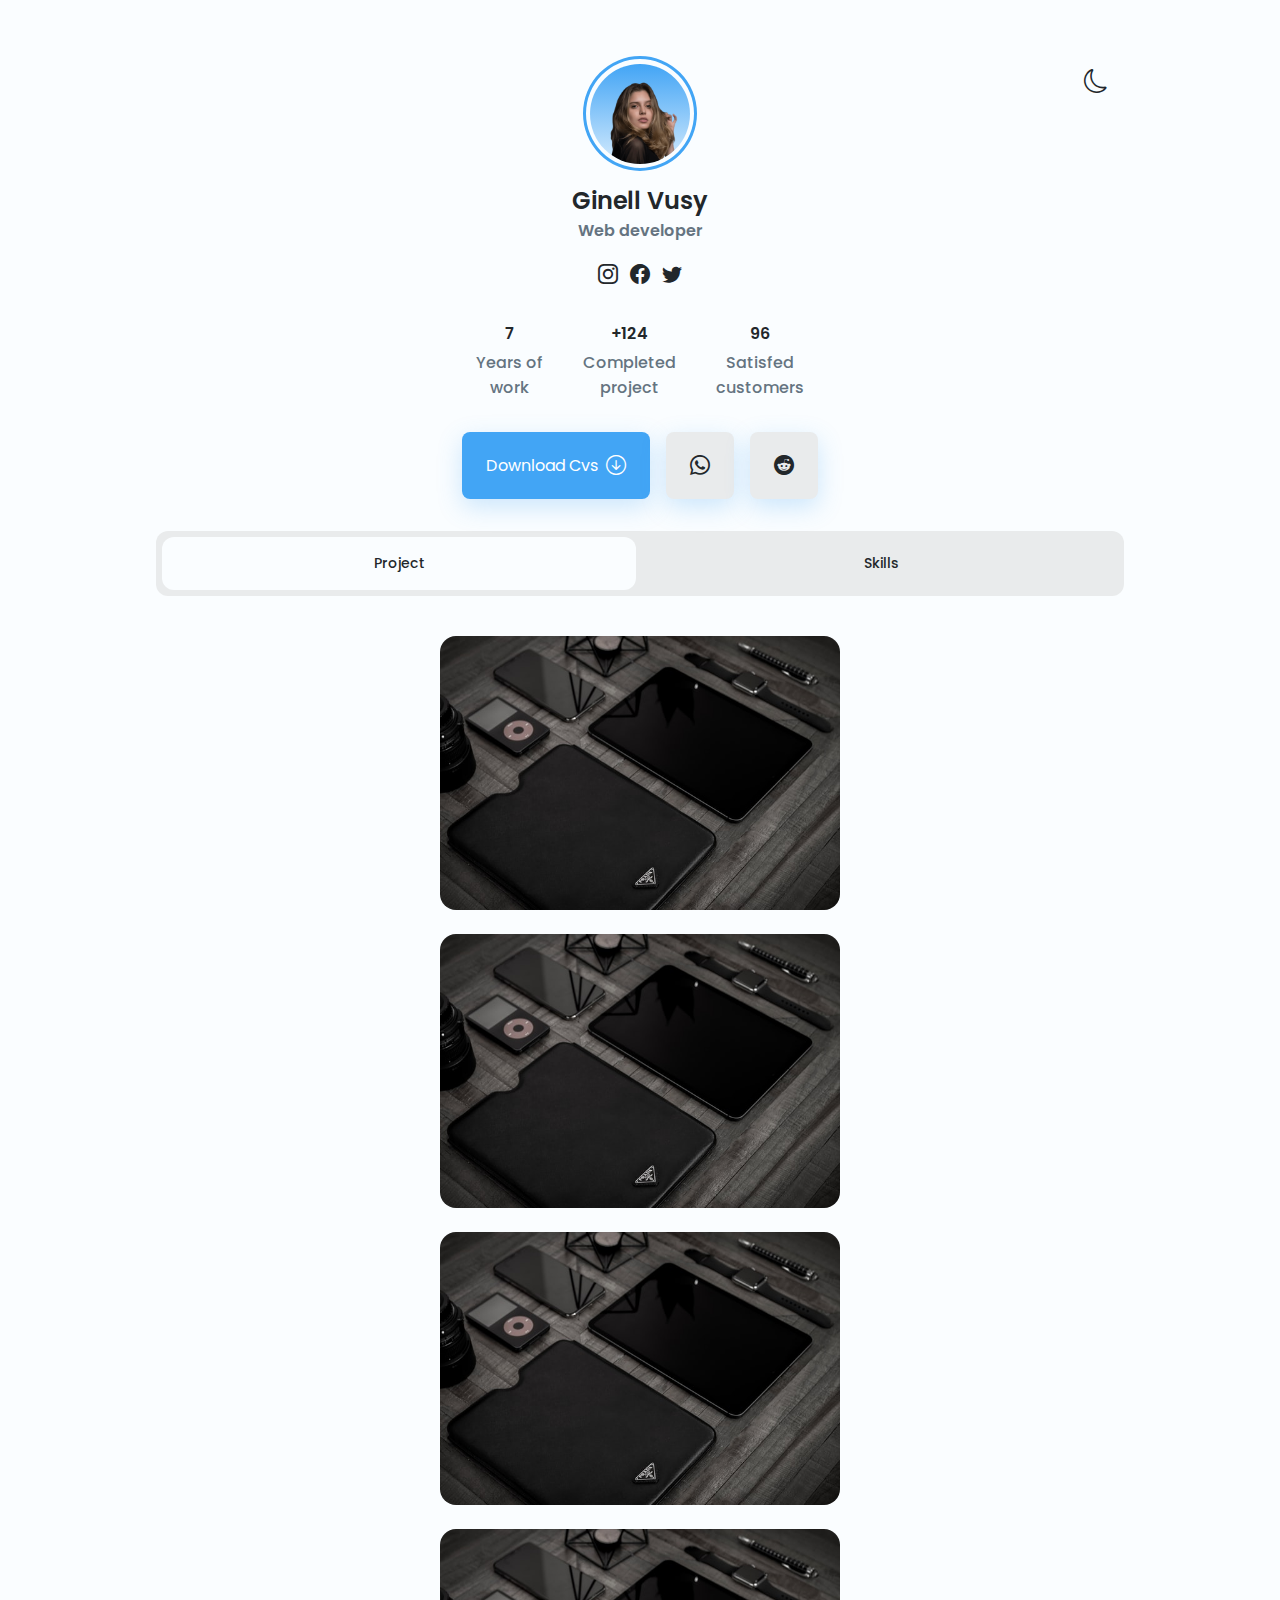
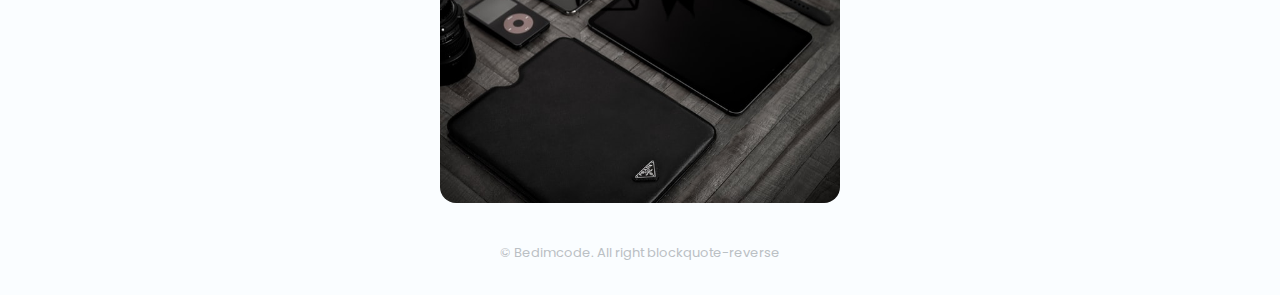
<file: src/project-2/index.html>
<!DOCTYPE html>
<html lang="en">
<head>
  <meta charset="UTF-8">
  <meta name="viewport" content="width=device-width, initial-scale=1.0">

  <!--=============== FAVICON ===============-->
  <link rel="shortcut icon" href="assets/img/favicon.png" type="image/x-icon">

  <!--=============== REMIX ICONS ===============-->


  <!--=============== CSS ===============-->
  <link rel="preconnect" href="https://fonts.googleapis.com">
  <link rel="preconnect" href="https://fonts.gstatic.com" crossorigin>
  <link href="https://fonts.googleapis.com/css2?family=Poppins:wght@200;300;400;500;600;700&display=swap" rel="stylesheet">
  <link rel="stylesheet" href="https://cdn.jsdelivr.net/npm/bootstrap-icons@1.8.3/font/bootstrap-icons.css">
  <link rel="stylesheet" href="assets/css/styles.css">

  <title>Mini portfolio website - Bedimcode</title>
</head>
<body>
    <!--=============== HEADER PROFILE ===============-->
    <header class="profile container">
      <i class="bi bi-moon changes-theme" id="theme-button"></i>
      <div class="profile__container grid">
        <div class="profile__data">
          <div class="profile__border">
            <div class="profile__profill">
              <img src="assets/img/perfil.png" alt="">
            </div>
          </div>
          <h2 class="profile__name">Ginell Vusy</h2>
          <h3 class="profile__profession">Web developer</h3>

          <ul class="profile__socila">
            <a href="" class="profile__socila-link">
              <i class="bi bi-instagram"></i>
            </a>
            <a href="" class="profile__socila-link">
              <i class="bi bi-facebook"></i>
            </a>
            <a href="" class="profile__socila-link">
              <i class="bi bi-twitter"></i>
            </a>
          </ul>
        </div>
        <div class="profile__info grid">
          <div class="profile__info-group">
            <h3 class="profile__info-number">7</h3>
            <p class="profile__info-description">
              Years of <br>work
            </p>
          </div>
          <div class="profile__info-group">
            <h3 class="profile__info-number">+124</h3>
            <p class="profile__info-description">
              Completed <br> project
            </p>
          </div>
          <div class="profile__info-group">
            <h3 class="profile__info-number">96</h3>
            <p class="profile__info-description">
              Satisfed <br> customers
            </p>
          </div>
        </div>
        <div class="profile__buttons">
          <a  dowload="" href="assets/pdf/Gianell-Cv.pdf" class="button">
            Download Cvs
            <i class="bi bi-arrow-down-circle"></i>
          </a>

          <div class="profile__buttons-small">
            <a href="#" class="button button_small button__gray">
              <i class="bi bi-whatsapp"></i>
            </a>
            <a href="#" class="button button_small button__gray">
              <i class="bi bi-reddit"></i>
            </a>
          </div>
        </div>
      </div>
    </header>

    <!--=============== MAIN ===============-->
    <main class="main">
      <section class="filters container">
        <!--=============== FILTERS TABS ===============-->
        <ul class="filters__content">
          <button class="filters__button fliter-tab-active" data-target='#project' type="button" name="button">
            Project
          </button>
          <button class="filters__button" data-target='#skills' type="button" name="button">
            Skills
          </button>
        </ul>
        <div class="filters__sections">
          <!--=============== PROJECTS ===============-->
          <div class="project__content grid filters__active"  data-content id="project">
            <article class="projects__card">
              <img src="assets/img/project1.jpg"  class="projecs__img">
              <div class="projects__modal">
                <div>
                  <span class="projects__subtitle">WEB</span>
                  <h3 class="projects__title">developer</h3>
                  <a href="" class="projects__button button button__small">
                    <i class="bi bi-share"></i>
                  </a>
                </div>
              </div>
            </article>
            <article class="projects__card">
              <img src="assets/img/project1.jpg"  class="projecs__img">
              <div class="projects__modal">
                <div>
                  <span class="projects__subtitle">WEB</span>
                  <h3 class="projects__title">developer</h3>
                  <a href="" class="projects__button button button__small">
                    <i class="bi bi-share"></i>
                  </a>
                </div>
              </div>
            </article>
            <article class="projects__card">
              <img src="assets/img/project1.jpg"  class="projecs__img">
              <div class="projects__modal">
                <div>
                  <span class="projects__subtitle">WEB</span>
                  <h3 class="projects__title">developer</h3>
                  <a href="" class="projects__button button button__small">
                    <i class="bi bi-share"></i>
                  </a>
                </div>
              </div>
            </article>
            <article class="projects__card">
              <img src="assets/img/project1.jpg"  class="projecs__img">
              <div class="projects__modal">
                <div>
                  <span class="projects__subtitle">WEB</span>
                  <h3 class="projects__title">developer</h3>
                  <a href="" class="projects__button button button__small">
                    <i class="bi bi-share"></i>
                  </a>
                </div>
              </div>
            </article>
          </div>

          <!--=============== SKILLS ===============-->
          <div class="skills__content grid" data-content id="skills">
            <div class="skills__area">
              <h3 class="skills__title">
                Frontent developer
              </h3>

              <div class="skills__box">
                <div class="skills__group">
                  <div class="skills__data">
                    <i class="bi bi-check-circle"></i>
                    <div>
                      <h3 class="skills__name">HTML</h3>
                      <span class="skills__level">BASIC</span>
                    </div>
                  </div>
                  <div class="skills__data">
                    <i class="bi bi-check-circle"></i>
                    <div>
                      <h3 class="skills__name">HTML</h3>
                      <span class="skills__level">BASIC</span>
                    </div>
                  </div>
                  <div class="skills__data">
                    <i class="bi bi-check-circle"></i>
                    <div>
                      <h3 class="skills__name">HTML</h3>
                      <span class="skills__level">BASIC</span>
                    </div>
                  </div>
                </div>
                <div class="skills__group">
                  <div class="skills__data">
                    <i class="bi bi-check-circle"></i>
                    <div>
                      <h3 class="skills__name">HTML</h3>
                      <span class="skills__level">BASIC</span>
                    </div>
                  </div>
                  <div class="skills__data">
                    <i class="bi bi-check-circle"></i>
                    <div>
                      <h3 class="skills__name">HTML</h3>
                      <span class="skills__level">BASIC</span>
                    </div>
                  </div>
                  <div class="skills__data">
                    <i class="bi bi-check-circle"></i>
                    <div>
                      <h3 class="skills__name">HTML</h3>
                      <span class="skills__level">BASIC</span>
                    </div>
                  </div>
                </div>
              </div>
            </div>
            <div class="skills__area">
              <h3 class="skills__title">
                Frontent developer
              </h3>

              <div class="skills__box">
                <div class="skills__group">
                  <div class="skills__data">
                    <i class="bi bi-check-circle"></i>
                    <div>
                      <h3 class="skills__name">HTML</h3>
                      <span class="skills__level">BASIC</span>
                    </div>
                  </div>
                  <div class="skills__data">
                    <i class="bi bi-check-circle"></i>
                    <div>
                      <h3 class="skills__name">HTML</h3>
                      <span class="skills__level">BASIC</span>
                    </div>
                  </div>
                  <div class="skills__data">
                    <i class="bi bi-check-circle"></i>
                    <div>
                      <h3 class="skills__name">HTML</h3>
                      <span class="skills__level">BASIC</span>
                    </div>
                  </div>
                </div>
                <div class="skills__group">
                  <div class="skills__data">
                    <i class="bi bi-check-circle"></i>
                    <div>
                      <h3 class="skills__name">HTML</h3>
                      <span class="skills__level">BASIC</span>
                    </div>
                  </div>
                  <div class="skills__data">
                    <i class="bi bi-check-circle"></i>
                    <div>
                      <h3 class="skills__name">HTML</h3>
                      <span class="skills__level">BASIC</span>
                    </div>
                  </div>
                  <div class="skills__data">
                    <i class="bi bi-check-circle"></i>
                    <div>
                      <h3 class="skills__name">HTML</h3>
                      <span class="skills__level">BASIC</span>
                    </div>
                  </div>
                </div>
              </div>
            </div>
          </div>
        </section>
    </main>

    <!--=============== FOOTER ===============-->
    <footer class="footer container">
      <span class="footer__copy">
        &#169; Bedimcode. All right blockquote-reverse
      </span>
    </footer>

    <!--=============== SCROLLREVEAL ===============-->
    <script src="assets/js/scrollreveal.min.js"></script>

    <!--=============== MAIN JS ===============-->
    <script src="assets/js/main.js"></script>
  </body>
  </html>
</file>
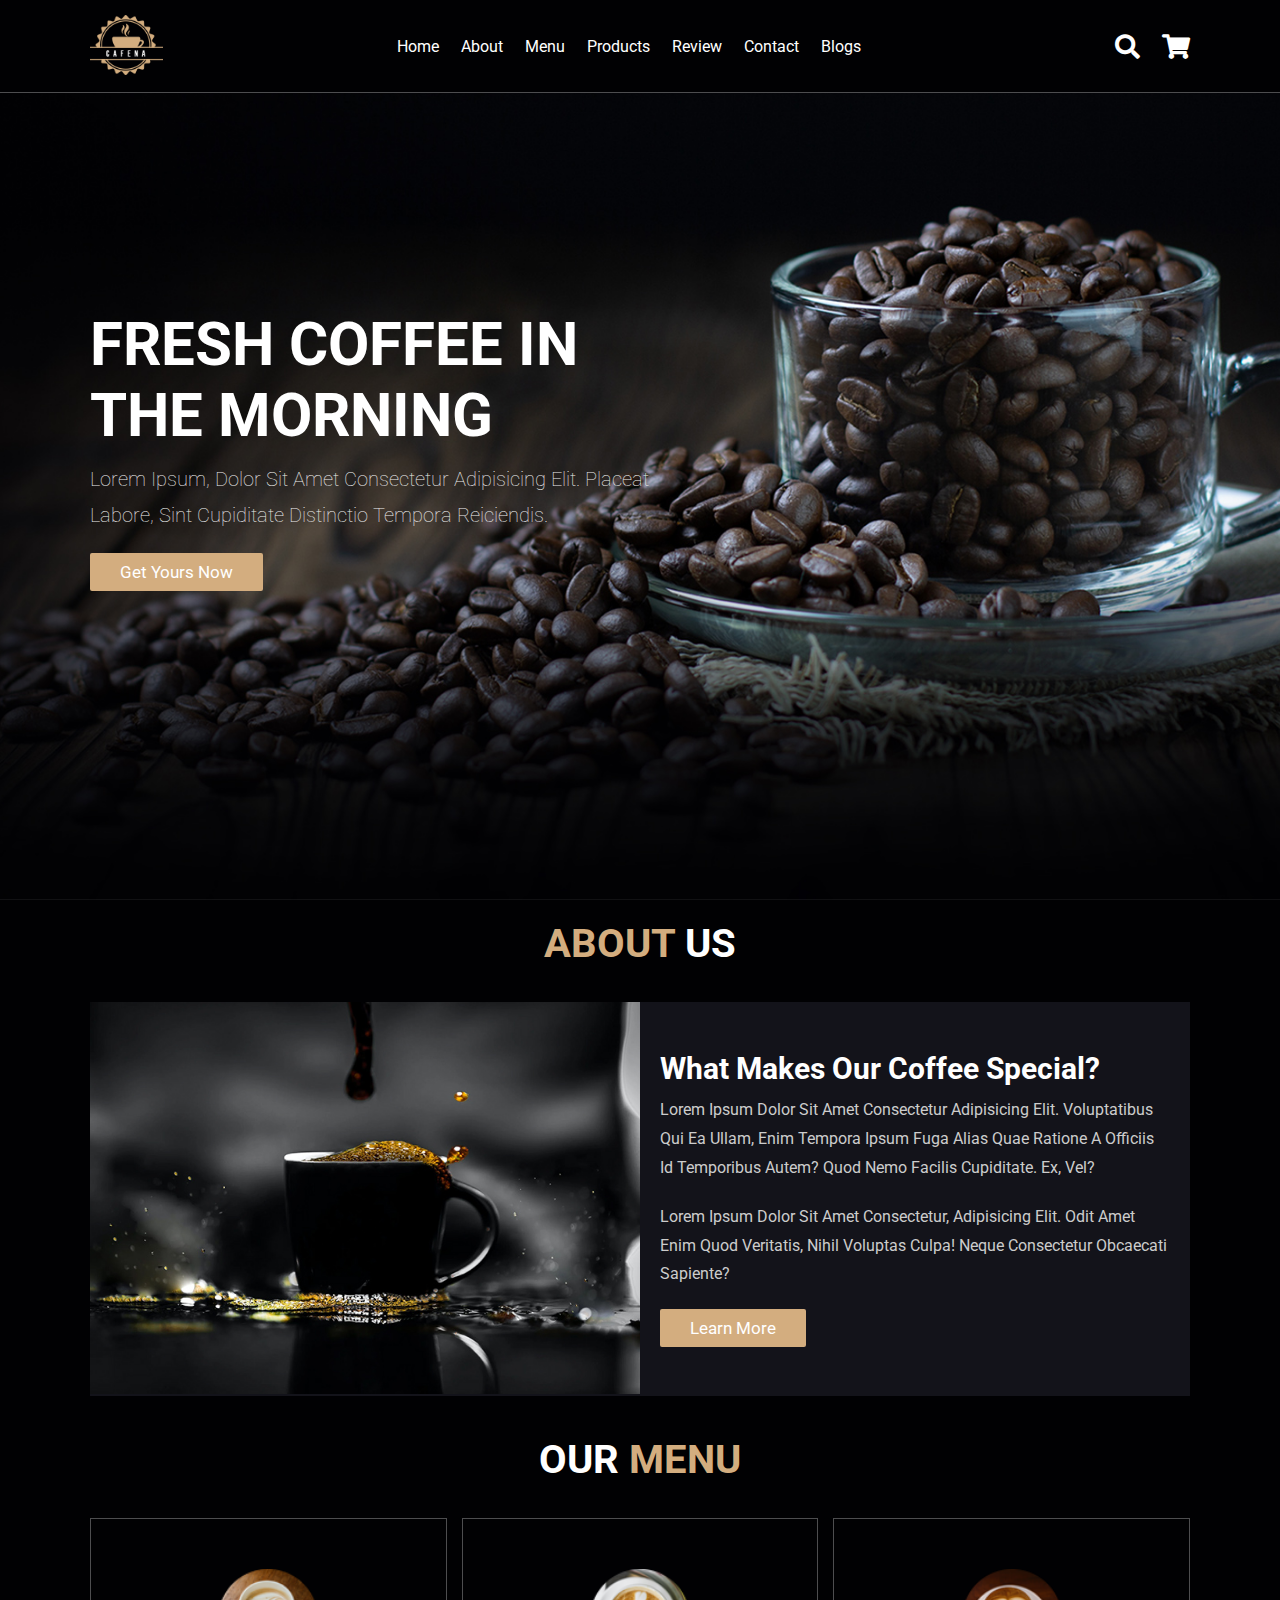
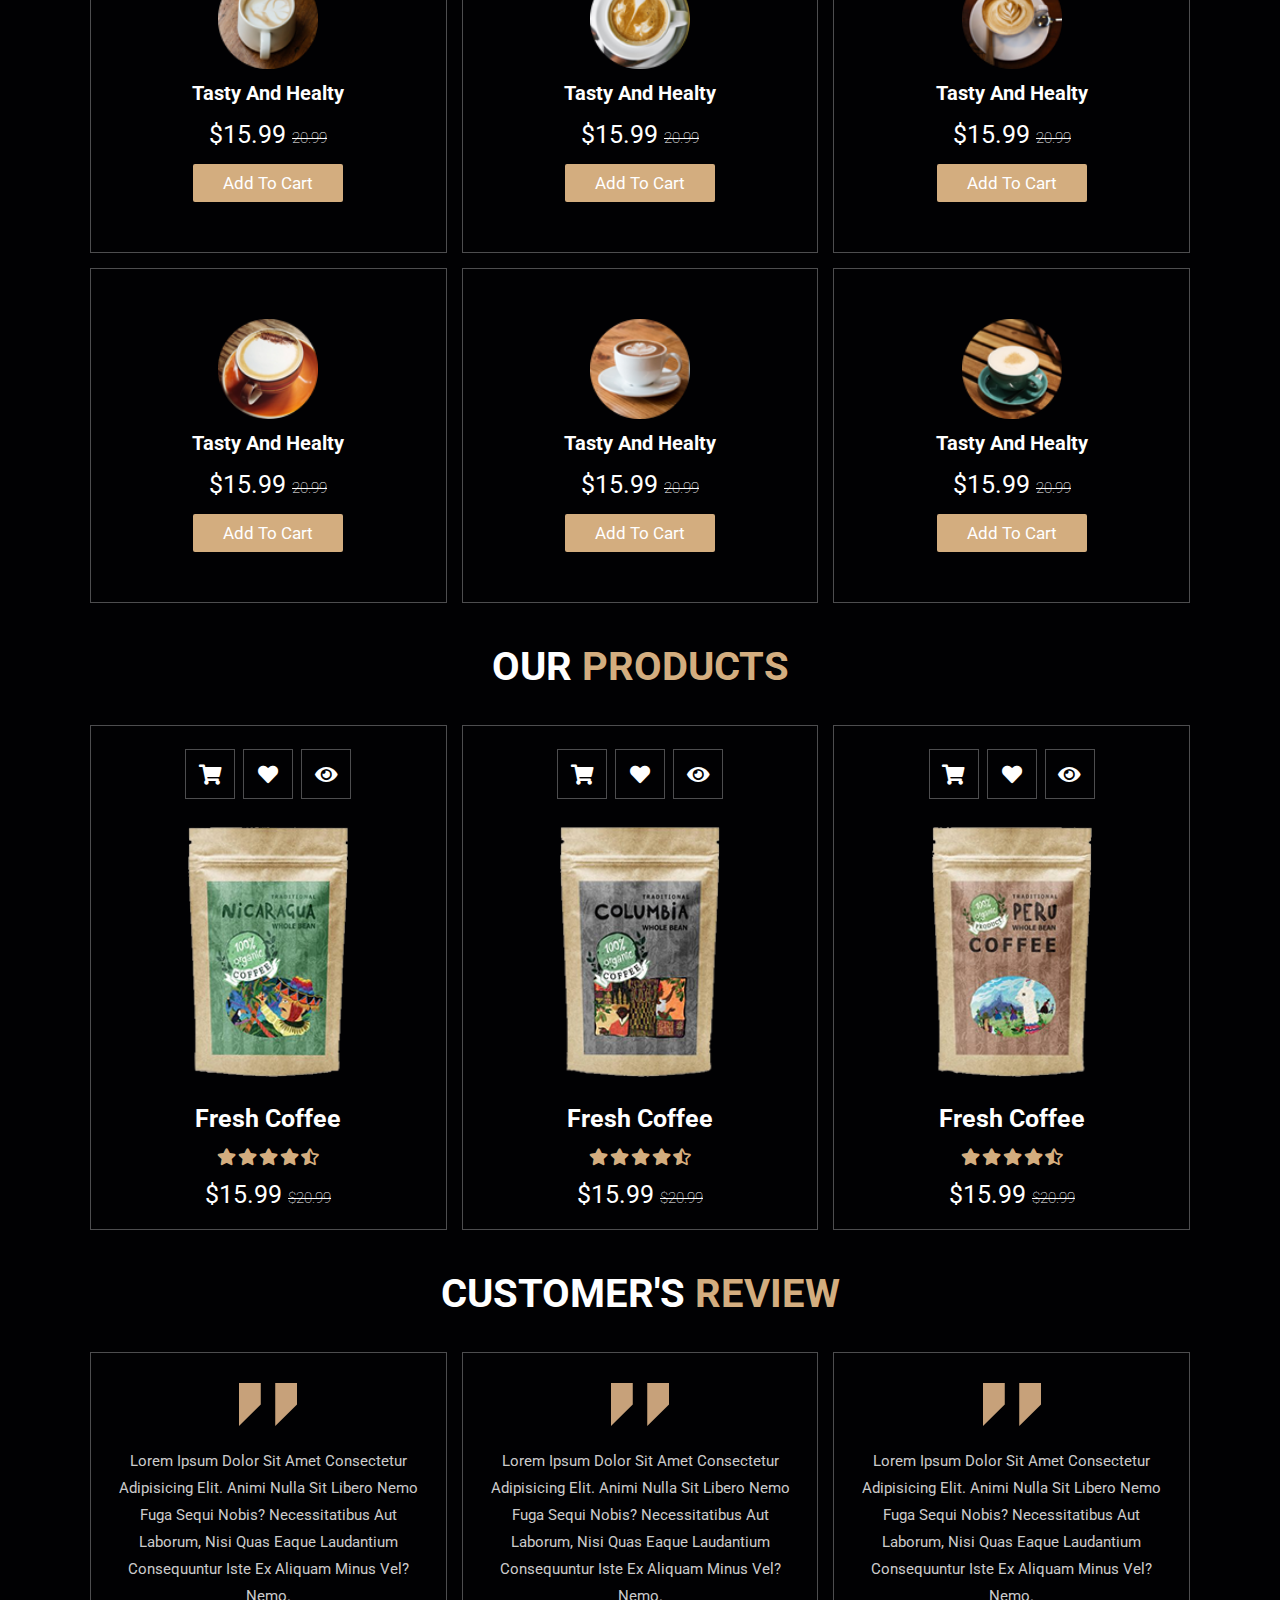
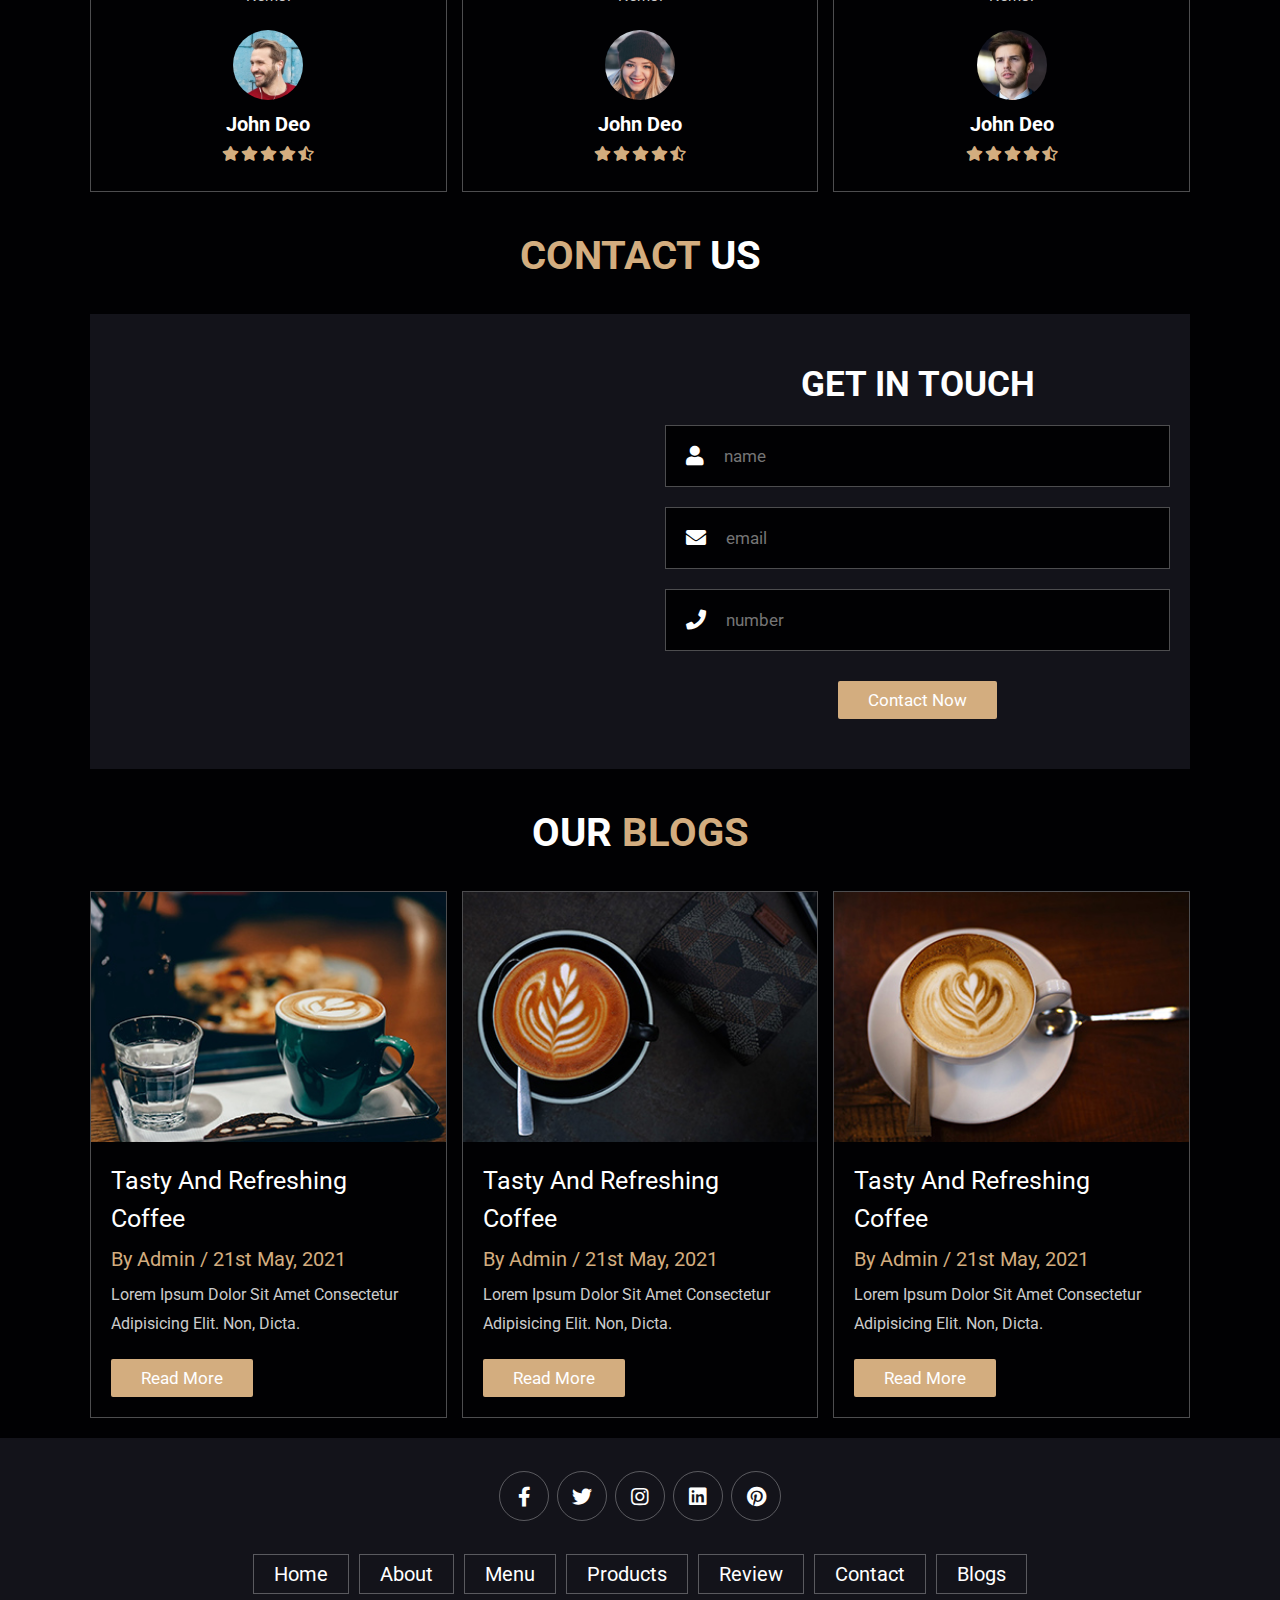
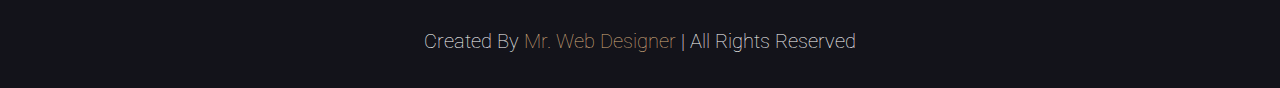
<file: src/project-4/index.html>
<!DOCTYPE html>
<html lang="en">
<head>
    <meta charset="UTF-8">
    <meta http-equiv="X-UA-Compatible" content="IE=edge">
    <meta name="viewport" content="width=device-width, initial-scale=1.0">
    <title>Cofe</title>
    <link rel="stylesheet" href="https://cdnjs.cloudflare.com/ajax/libs/font-awesome/5.15.4/css/all.min.css">
    <link rel="stylesheet" href="css/style.css">

</head>
<body>
    

<header class="header">

    <a href="#" class="logo">
        <img src="images/logo.png" alt="">
    </a>

    <nav class="navbar">
        <a href="#home">home</a>
        <a href="#about">about</a>
        <a href="#menu">menu</a>
        <a href="#products">products</a>
        <a href="#review">review</a>
        <a href="#contact">contact</a>
        <a href="#blogs">blogs</a>
    </nav>

    <div class="icons">
        <div class="fas fa-search" id="search-btn"></div>
        <div class="fas fa-shopping-cart" id="cart-btn"></div>
        <div class="fas fa-bars" id="menu-btn"></div>
    </div>

    <div class="search-form">
        <input type="search" id="search-box" placeholder="search here...">
        <label for="search-box" class="fas fa-search"></label>
    </div>

    <div class="cart-items-container">
        <div class="cart-item">
            <span class="fas fa-times"></span>
            <img src="images/cart-item-1.png" alt="">
            <div class="content">
                <h3>cart item 01</h3>
                <div class="price">$15.99/-</div>
            </div>
        </div>
        <div class="cart-item">
            <span class="fas fa-times"></span>
            <img src="images/cart-item-2.png" alt="">
            <div class="content">
                <h3>cart item 02</h3>
                <div class="price">$15.99/-</div>
            </div>
        </div>
        <div class="cart-item">
            <span class="fas fa-times"></span>
            <img src="images/cart-item-3.png" alt="">
            <div class="content">
                <h3>cart item 03</h3>
                <div class="price">$15.99/-</div>
            </div>
        </div>
        <div class="cart-item">
            <span class="fas fa-times"></span>
            <img src="images/cart-item-4.png" alt="">
            <div class="content">
                <h3>cart item 04</h3>
                <div class="price">$15.99/-</div>
            </div>
        </div>
        <a href="#" class="btn">checkout now</a>
    </div>

</header>

<!-- header section ends -->

<!-- home section starts  -->

<section class="home" id="home">

    <div class="content">
        <h3>fresh coffee in the morning</h3>
        <p>Lorem ipsum, dolor sit amet consectetur adipisicing elit. Placeat labore, sint cupiditate distinctio tempora reiciendis.</p>
        <a href="#" class="btn">get yours now</a>
    </div>

</section>



<section class="about" id="about">

    <h1 class="heading"> <span>about</span> us </h1>

    <div class="row">

        <div class="image">
            <img src="images/about-img.jpeg" alt="">
        </div>

        <div class="content">
            <h3>what makes our coffee special?</h3>
            <p>Lorem ipsum dolor sit amet consectetur adipisicing elit. Voluptatibus qui ea ullam, enim tempora ipsum fuga alias quae ratione a officiis id temporibus autem? Quod nemo facilis cupiditate. Ex, vel?</p>
            <p>Lorem ipsum dolor sit amet consectetur, adipisicing elit. Odit amet enim quod veritatis, nihil voluptas culpa! Neque consectetur obcaecati sapiente?</p>
            <a href="#" class="btn">learn more</a>
        </div>

    </div>

</section>


<section class="menu" id="menu">

    <h1 class="heading"> our <span>menu</span> </h1>

    <div class="box-container">

        <div class="box">
            <img src="images/menu-1.png" alt="">
            <h3>tasty and healty</h3>
            <div class="price">$15.99 <span>20.99</span></div>
            <a href="#" class="btn">add to cart</a>
        </div>

        <div class="box">
            <img src="images/menu-2.png" alt="">
            <h3>tasty and healty</h3>
            <div class="price">$15.99 <span>20.99</span></div>
            <a href="#" class="btn">add to cart</a>
        </div>

        <div class="box">
            <img src="images/menu-3.png" alt="">
            <h3>tasty and healty</h3>
            <div class="price">$15.99 <span>20.99</span></div>
            <a href="#" class="btn">add to cart</a>
        </div>

        <div class="box">
            <img src="images/menu-4.png" alt="">
            <h3>tasty and healty</h3>
            <div class="price">$15.99 <span>20.99</span></div>
            <a href="#" class="btn">add to cart</a>
        </div>

        <div class="box">
            <img src="images/menu-5.png" alt="">
            <h3>tasty and healty</h3>
            <div class="price">$15.99 <span>20.99</span></div>
            <a href="#" class="btn">add to cart</a>
        </div>

        <div class="box">
            <img src="images/menu-6.png" alt="">
            <h3>tasty and healty</h3>
            <div class="price">$15.99 <span>20.99</span></div>
            <a href="#" class="btn">add to cart</a>
        </div>

    </div>

</section>


<section class="products" id="products">

    <h1 class="heading"> our <span>products</span> </h1>

    <div class="box-container">

        <div class="box">
            <div class="icons">
                <a href="#" class="fas fa-shopping-cart"></a>
                <a href="#" class="fas fa-heart"></a>
                <a href="#" class="fas fa-eye"></a>
            </div>
            <div class="image">
                <img src="images/product-1.png" alt="">
            </div>
            <div class="content">
                <h3>fresh coffee</h3>
                <div class="stars">
                    <i class="fas fa-star"></i>
                    <i class="fas fa-star"></i>
                    <i class="fas fa-star"></i>
                    <i class="fas fa-star"></i>
                    <i class="fas fa-star-half-alt"></i>
                </div>
                <div class="price">$15.99 <span>$20.99</span></div>
            </div>
        </div>

        <div class="box">
            <div class="icons">
                <a href="#" class="fas fa-shopping-cart"></a>
                <a href="#" class="fas fa-heart"></a>
                <a href="#" class="fas fa-eye"></a>
            </div>
            <div class="image">
                <img src="images/product-2.png" alt="">
            </div>
            <div class="content">
                <h3>fresh coffee</h3>
                <div class="stars">
                    <i class="fas fa-star"></i>
                    <i class="fas fa-star"></i>
                    <i class="fas fa-star"></i>
                    <i class="fas fa-star"></i>
                    <i class="fas fa-star-half-alt"></i>
                </div>
                <div class="price">$15.99 <span>$20.99</span></div>
            </div>
        </div>

        <div class="box">
            <div class="icons">
                <a href="#" class="fas fa-shopping-cart"></a>
                <a href="#" class="fas fa-heart"></a>
                <a href="#" class="fas fa-eye"></a>
            </div>
            <div class="image">
                <img src="images/product-3.png" alt="">
            </div>
            <div class="content">
                <h3>fresh coffee</h3>
                <div class="stars">
                    <i class="fas fa-star"></i>
                    <i class="fas fa-star"></i>
                    <i class="fas fa-star"></i>
                    <i class="fas fa-star"></i>
                    <i class="fas fa-star-half-alt"></i>
                </div>
                <div class="price">$15.99 <span>$20.99</span></div>
            </div>
        </div>

    </div>

</section>


<section class="review" id="review">

    <h1 class="heading"> customer's <span>review</span> </h1>

    <div class="box-container">

        <div class="box">
            <img src="images/quote-img.png" alt="" class="quote">
            <p>Lorem ipsum dolor sit amet consectetur adipisicing elit. Animi nulla sit libero nemo fuga sequi nobis? Necessitatibus aut laborum, nisi quas eaque laudantium consequuntur iste ex aliquam minus vel? Nemo.</p>
            <img src="images/pic-1.png" class="user" alt="">
            <h3>john deo</h3>
            <div class="stars">
                <i class="fas fa-star"></i>
                <i class="fas fa-star"></i>
                <i class="fas fa-star"></i>
                <i class="fas fa-star"></i>
                <i class="fas fa-star-half-alt"></i>
            </div>
        </div>

        <div class="box">
            <img src="images/quote-img.png" alt="" class="quote">
            <p>Lorem ipsum dolor sit amet consectetur adipisicing elit. Animi nulla sit libero nemo fuga sequi nobis? Necessitatibus aut laborum, nisi quas eaque laudantium consequuntur iste ex aliquam minus vel? Nemo.</p>
            <img src="images/pic-2.png" class="user" alt="">
            <h3>john deo</h3>
            <div class="stars">
                <i class="fas fa-star"></i>
                <i class="fas fa-star"></i>
                <i class="fas fa-star"></i>
                <i class="fas fa-star"></i>
                <i class="fas fa-star-half-alt"></i>
            </div>
        </div>
        
        <div class="box">
            <img src="images/quote-img.png" alt="" class="quote">
            <p>Lorem ipsum dolor sit amet consectetur adipisicing elit. Animi nulla sit libero nemo fuga sequi nobis? Necessitatibus aut laborum, nisi quas eaque laudantium consequuntur iste ex aliquam minus vel? Nemo.</p>
            <img src="images/pic-3.png" class="user" alt="">
            <h3>john deo</h3>
            <div class="stars">
                <i class="fas fa-star"></i>
                <i class="fas fa-star"></i>
                <i class="fas fa-star"></i>
                <i class="fas fa-star"></i>
                <i class="fas fa-star-half-alt"></i>
            </div>
        </div>

    </div>

</section>


<section class="contact" id="contact">

    <h1 class="heading"> <span>contact</span> us </h1>

    <div class="row">

        <iframe class="map" src="https://www.google.com/maps/embed?pb=!1m18!1m12!1m3!1d30153.788252261566!2d72.82321484621745!3d19.141690214227783!2m3!1f0!2f0!3f0!3m2!1i1024!2i768!4f13.1!3m3!1m2!1s0x3be7b63aceef0c69%3A0x2aa80cf2287dfa3b!2sJogeshwari%20West%2C%20Mumbai%2C%20Maharashtra%20400047!5e0!3m2!1sen!2sin!4v1629452077891!5m2!1sen!2sin" allowfullscreen="" loading="lazy"></iframe>

        <form action="">
            <h3>get in touch</h3>
            <div class="inputBox">
                <span class="fas fa-user"></span>
                <input type="text" placeholder="name">
            </div>
            <div class="inputBox">
                <span class="fas fa-envelope"></span>
                <input type="email" placeholder="email">
            </div>
            <div class="inputBox">
                <span class="fas fa-phone"></span>
                <input type="number" placeholder="number">
            </div>
            <input type="submit" value="contact now" class="btn">
        </form>

    </div>

</section>



<section class="blogs" id="blogs">

    <h1 class="heading"> our <span>blogs</span> </h1>

    <div class="box-container">

        <div class="box">
            <div class="image">
                <img src="images/blog-1.jpeg" alt="">
            </div>
            <div class="content">
                <a href="#" class="title">tasty and refreshing coffee</a>
                <span>by admin / 21st may, 2021</span>
                <p>Lorem ipsum dolor sit amet consectetur adipisicing elit. Non, dicta.</p>
                <a href="#" class="btn">read more</a>
            </div>
        </div>

        <div class="box">
            <div class="image">
                <img src="images/blog-2.jpeg" alt="">
            </div>
            <div class="content">
                <a href="#" class="title">tasty and refreshing coffee</a>
                <span>by admin / 21st may, 2021</span>
                <p>Lorem ipsum dolor sit amet consectetur adipisicing elit. Non, dicta.</p>
                <a href="#" class="btn">read more</a>
            </div>
        </div>

        <div class="box">
            <div class="image">
                <img src="images/blog-3.jpeg" alt="">
            </div>
            <div class="content">
                <a href="#" class="title">tasty and refreshing coffee</a>
                <span>by admin / 21st may, 2021</span>
                <p>Lorem ipsum dolor sit amet consectetur adipisicing elit. Non, dicta.</p>
                <a href="#" class="btn">read more</a>
            </div>
        </div>

    </div>

</section>


<section class="footer">

    <div class="share">
        <a href="#" class="fab fa-facebook-f"></a>
        <a href="#" class="fab fa-twitter"></a>
        <a href="#" class="fab fa-instagram"></a>
        <a href="#" class="fab fa-linkedin"></a>
        <a href="#" class="fab fa-pinterest"></a>
    </div>

    <div class="links">
        <a href="#">home</a>
        <a href="#">about</a>
        <a href="#">menu</a>
        <a href="#">products</a>
        <a href="#">review</a>
        <a href="#">contact</a>
        <a href="#">blogs</a>
    </div>

    <div class="credit">created by <span>mr. web designer</span> | all rights reserved</div>

</section>
<script src="js/script.js"></script>

</body>
</html>
</file>
<file: src/project-2/assets/css/styles.css>
/*=============== GOOGLE FONTS ===============*/
@import url("https://fonts.googleapis.com/css2?family=Poppins:wght@400;500;600&display=swap");

/*=============== VARIABLES CSS ===============*/
:root {
  /*========== Colors ==========*/
  /*Color mode HSL(hue, saturation, lightness)*/
  /*
      Blue: hsl(207, 90%, 61%)
      Purple: hsl(250, 66%, 75%)
      Pink: hsl(356, 66%, 75%)
      Teal: hsl(174, 63%, 62%)
  */

  --hue: 207;
  --sat: 90%;
  --lig: 61%;
  --first-color: hsl(var(--hue), var(--sat), var(--lig));
  --first-color-alt: hsl(var(--hue), var(--sat), 57%); /* -4% */
  --title-color: hsl(var(--hue), 12%, 15%);
  --text-color: hsl(var(--hue), 12%, 45%);
  --text-color-light: hsl(var(--hue), 8%, 75%);
  --text-color-lighten: hsl(var(--hue), 8%, 92%);
  --body-color: hsl(var(--hue), 100%, 99%);
  --container-color: #fff;

  /*========== Font and typography ==========*/
  /*.5rem = 8px | 1rem = 16px ...*/
  --body-font: 'Poppins', sans-serif;
  --h2-font-size: 1.25rem;
  --h3-font-size: 1rem;
  --normal-font-size: .938rem;
  --small-font-size: .813rem;
  --smaller-font-size: .75rem;
}

@media screen and (min-width: 968px) {
  :root {
    --h2-font-size: 1.5rem;
    --h3-font-size: 1.25rem;
    --normal-font-size: 1rem;
    --small-font-size: .875rem;
    --smaller-font-size: .813rem;
  }
}

/*=============== BASE ===============*/
* {
  box-sizing: border-box;
  padding: 0;
  margin: 0;
}

body {
  font-family: var(--body-font);
  font-size: var(--normal-font-size);
  background-color: var(--body-color);
  color: var(--text-color);
  transition: .3s; /* For animation dark mode */
}

h1, h2, h3 {
  color: var(--title-color);
  font-weight: 600;
}
filters__active
ul {
  list-style: none;
}

a {
  text-decoration: none;
}

img {
  max-width: 100%;
  height: auto;
}

/*=============== THEME ===============*/
.changes-theme{
  position: absolute;
  top: 4rem;
  right: 1rem;
  font-size: 1.5rem;
  color: var(--title-color);
  cursor: pointer;
  transition: .3;
}

.changes-theme:hover{
  color: var(--first-color);
}

/*========== Variables Dark theme ==========*/
body.dark-theme{
  --title-color: hsl(var(--hue), 12%, 95%);
  --text-color: hsl(var(--hue), 12%, 75%);
  --body-color: hsl(var(--hue), 100%, 8%);
  --container-color: hsl(var(--hue), 24%, 12%);
}

/*==========
    Color changes in some parts of
    the website, in light theme
==========*/


/*=============== REUSABLE CSS CLASSES ===============*/
.container {
  max-width: 968px;
  margin: 0 auto;
}


.grid {
  display: grid;
  gap: 1.5rem;
}

/*=============== PROFILE ===============*/
.profile{
  position: relative;
  padding-top: 3.5rem;
}

.profile__container{
  row-gap:2rem;
}

.profile__data{
  display: grid;
  text-align: center;
}


.profile__profill{
  cursor: pointer;
  width: 100px;
  height: 100px;
  background: linear-gradient(180deg,
              hsla(var(--hue), var(--sat), var(--lig),  1) 0%,
              hsla(var(--hue), var(--sat), var(--lig), .2) 100%);
 border-radius: 50%;
 overflow: hidden;
 display: flex;
 align-items: flex-end;
 justify-content: center;

}
.profile__profill img{
  width: 75px;
  transition: .3s ease;

}
.profile__profill img:hover{
  transform: scale(1.3);
}
.profile__border{
  border: 3.5px solid var(--first-color);
  justify-self:center;
  width: 114px;
  height: 115px;
  border-radius: 50%;
  display: grid;
  place-items:center;
  margin-bottom: .75rem;

}
.profile__name{
  font-size: var(--h2-font-size);
}

.profile__profession{
  font-size: var(--smaller-fonst-size);
  font-size: 500;
  color: var(--text-color);
  margin-bottom: 1rem;
}
.profile__socila{
  display: flex;
  justify-content: center;
  column-gap: .75rem;
}

.profile__socila-link{
  font-size: 1.25rem;
  color: var(--title-color);
  transition: .3s;
}

.profile__socila-link:hover{
  color: var(--first-color);
}

.profile__info{
  grid-template-columns: repeat(3 , max-content);
  justify-content: center;
  column-gap: 2.5rem;
}


.profile__info-group{
  text-align: center;
}

.profile__info-number{
  font-size: var(--normal-font-size);
  margin-bottom: .25rem;
}

.profile__info-description{
  font-size: var(-smaller-font-size);
  font-weight: 500;
}

.profile__buttons,
.profile__buttons-small{
  display: flex;
  align-items: center;
  justify-content: center;
}
.profile__buttons{
  column-gap: 1rem;
}
.profile__buttons-small{
  column-gap: 1rem;
}

/*=============== BUTTONS ===============*/
.button{
  display: inline-flex;
  align-items: center;
  column-gap: .5rem;
  background-color: var(--first-color);
  color: #fff;
  padding: 1.15rem 1.5rem;
  border-radius: .5rem;
  transition: .3s;
  box-shadow: 0 8px 24px hsla(var(--hue), var(--sat),var(--lig), .25);
}

.button i{
  font-size: 1.25rem
}
.button:hover{
  background-color: var(--fist-color-alt);
}
.button__small{
  padding: .75rem;
  box-shadow: none;
}
.button__gray{
  background-color: var(--text-color-lighten);
  color: var(--title-color);
}
.button__gray:hover{
  background-color: var(--text-color-light);
}

/*=============== FILTERS TABS ===============*/
.filters__content{
  margin: 2rem 0 2.5rem;
  background-color: var(--text-color-lighten);
  padding: .375rem;
  border-radius: .75rem;
  display: flex;
  justify-content: space-between;
  column-gap: .5rem;
}

.filters__button{
  width: 100%;
  border: none;
  outline: none;
  padding: 1rem;
  color: var(--title-color);
  font-size: var(--small-font-size);
  font-family: var(--body-font);
  font-weight: 500;
  border-radius: .75rem;
  cursor: pointer;
  background-color: transparent;
  transition: .3s;
}

.filters__button:hover{
  background-color: var(--body-color);
}
/*=============== PROJECTS ===============*/
.project__content{
  display: flex;
  flex-wrap: wrap;
  justify-content: space-around;
  padding: 0 70px

}
.projects__card{
    cursor: pointer;
    position: relative;
    border-radius: 1rem;
    overflow: hidden;
    max-width: 400px;
}
.projects__card img{
  width: 100%;
  height: 100%;
}
.projects__modal{
  position: absolute;
  width: 100%;
  height: 100%;
  bottom: -100%;
  left: 0;
  background: linear-gradient(180deg,
              hsla(var(--hue), 100%, 40%, .3) 0%,
              hsla(var(--hue), 24%, 4%, .1)  95%);
  display: grid;
  align-items: flex-end;
  padding: 1.5rem 1.25rem;
  transition: .3s;
}

.projects__subtitle,
.projects__title{
  color:#fff;
}
.projects__subtitle{
  font-size: var(--smaller-font-size);
}
.projects__title{
  font-size: var(--h3-font-size);
  margin-bottom: .75rem;
}

.projects__button{
  padding: .5rem;
}

.projects__card:hover .projects__modal{
  bottom: 0;
}
/*=============== SKILLS ===============*/
.skills__content{
  row-gap:3.5rem;
}

.skills__title{
  font-size: var(--h3-font-size);
  text-align: center;
  margin-bottom: 1.5rem;
}

.skills__box{
  display: flex;
  justify-content: center;
  column-gap: 3rem;
}

.skills__group{
  display: grid;
  align-content: flex-start;
  row-gap:1rem;
}

.skills__data{
  display: flex;
  column-gap: .5rem;
}
.skills__data i{
  font-size: 1rem;
  color: var(--first-color);
}

.skills__name{
  font-size: var(--normal-font-size);
  font-weight: 500;
  line-height: 18px;
}

.skills__level{
  font-size: var(--smaller-font-size);
}
/* Hide and show projects & skills */
.filters [data-content]{
  display: none;
}

.filters__active[data-content]{
  display: grid;
}
/* Activate button filter */
.fliter-tab-active{
  background-color: var(--body-color);
}

/*=============== FOOTER ===============*/
.footer__copy {
  display: block;
  margin: 2.5rem 0 2rem;
  text-align: center;
  font-size: var(--smaller-font-size);
  color: var(--text-color-light);
}

/*=============== SCROLL BAR ===============*/
::-webkit-scrollbar{
  width: .6rem;
  border-radius: .5rem;
  background-color: hsl(var(--hue), 8%, 66%);
}

::-webkit-scrollbar-thumb{
  border-radius: .5rem;
  background-color: hsl(var(--hue), 8%, 54%);
}
::-webkit-scrollbar-thumb:hover{
  background-color: hsl(var(--hue), 8%, 44%);
}
/*=============== BREAKPOINTS ===============*/
/* For small devices */


/* For medium devices */


/* For large devices */
</file>
<file: src/project-4/css/style.css>
@import url('https://fonts.googleapis.com/css2?family=Roboto:wght@100;300;400;500;700&display=swap');

:root{
    --main-color:#d3ad7f;
    --black:#13131a;
    --bg:#010103;
    --border:.1rem solid rgba(255,255,255,.3);
}

*{
    font-family: 'Roboto', sans-serif;
    margin:0; padding:0;
    box-sizing: border-box;
    outline: none; border:none;
    text-decoration: none;
    text-transform: capitalize;
    transition: .2s linear;
}

html{
    font-size: 62.5%;
    overflow-x: hidden;
    scroll-padding-top: 9rem;
    scroll-behavior: smooth;
}

html::-webkit-scrollbar{
    width: .8rem;
}

html::-webkit-scrollbar-track{
    background: transparent;
}

html::-webkit-scrollbar-thumb{
    background: #fff;
    border-radius: 5rem;
}

body{
    background: var(--bg);
}

section{
    padding:2rem 7%;
}

.heading{
    text-align: center;
    color:#fff;
    text-transform: uppercase;
    padding-bottom: 3.5rem;
    font-size: 4rem;
}

.heading span{
    color:var(--main-color);
    text-transform: uppercase;
}

.btn{
    margin-top: 1rem;
    display: inline-block;
    padding:.9rem 3rem;
    font-size: 1.7rem;
    color:#fff;
    border-radius: 2px;
    background: var(--main-color);
    cursor: pointer;
    box-shadow: 0 4px 4px solid rgba(255, 0, 0, 1);
}

.btn:hover{
    transform: scale(1.03);
    background: #d3ad7a;
}

.header{
    background: var(--bg);
    display: flex;
    align-items: center;
    justify-content: space-between;
    padding:1.5rem 7%;
    border-bottom: var(--border);
    position: fixed;
    top:0; left: 0; right: 0;
    z-index: 1000;
}

.header .logo img{
    height: 6rem;
}

.header .navbar a{
    margin:0 1rem;
    font-size: 1.6rem;
    color:#fff;
}

.header .navbar a:hover{
    color:var(--main-color);
    border-bottom: .1rem solid var(--main-color);
    padding-bottom: .5rem;
}

.header .icons div{
    color:#fff;
    cursor: pointer;
    font-size: 2.5rem;
    margin-left: 2rem;
}

.header .icons div:hover{
    color:var(--main-color);
}

#menu-btn{
    display: none;
}

.header .search-form{
    position: absolute;
    top:115%; right: 7%;
    background: #fff;
    width: 50rem;
    height: 5rem;
    display: flex;
    align-items: center;
    transform: scaleY(0);
    transform-origin: top;
}

.header .search-form.active{
    transform: scaleY(1);
}

.header .search-form input{
    height: 100%;
    width: 100%;
    font-size: 1.6rem;
    color:var(--black);
    padding:1rem;
    text-transform: none;
}

.header .search-form label{
    cursor: pointer;
    font-size: 2.2rem;
    margin-right: 1.5rem;
    color:var(--black);
}

.header .search-form label:hover{
    color:var(--main-color);
}

.header .cart-items-container{
    position: absolute;
    top:100%; right: -100%;
    height: calc(100vh - 9.5rem);
    width: 35rem;
    background: #fff;
    padding:0 1.5rem;
}

.header .cart-items-container.active{
    right: 0;
}

.header .cart-items-container .cart-item{
    position: relative;
    margin:2rem 0;
    display: flex;
    align-items: center;
    gap:1.5rem;
}

.header .cart-items-container .cart-item .fa-times{
    position: absolute;
    top:1rem; right: 1rem;
    font-size: 2rem;
    cursor: pointer;
    color: var(--black);
}

.header .cart-items-container .cart-item .fa-times:hover{
    color:var(--main-color);
}

.header .cart-items-container .cart-item img{
    height: 7rem;
}

.header .cart-items-container .cart-item .content h3{
    font-size: 2rem;
    color:var(--black);
    padding-bottom: .5rem;
}

.header .cart-items-container .cart-item .content .price{
    font-size: 1.5rem;
    color:var(--main-color);
}

.header .cart-items-container .btn{
    width: 100%;
    text-align: center;
}

.home{
    min-height: 100vh;
    display: flex;
    align-items: center;
    background:url(../images/home-img.jpeg) no-repeat;
    background-size: cover;
    background-position: center;
}

.home .content{
    max-width: 60rem;
}

.home .content h3{
    font-size: 6rem;
    text-transform: uppercase;
    color:#fff;
}

.home .content p{
    font-size: 2rem;
    font-weight: lighter;
    line-height: 1.8;
    padding:1rem 0;
    color:#eee;
}

.about .row{
    display: flex;
    align-items: center;
    background:var(--black);
    flex-wrap: wrap;
}

.about .row .image{
    flex:1 1 45rem;
}

.about .row .image img{
    width: 100%;
}
.about .row .content{
    flex:1 1 45rem;
    padding:2rem;
}

.about .row .content h3{
    font-size: 3rem;
    color:#fff;
}

.about .row .content p{
    font-size: 1.6rem;
    color:#ccc;
    padding:1rem 0;
    line-height: 1.8;
}

.menu .box-container{
    display: grid;
    grid-template-columns: repeat(auto-fit, minmax(30rem, 1fr));
    gap:1.5rem;
}

.menu .box-container .box{
    padding:5rem;
    text-align: center;
    border:var(--border);    
}

.menu .box-container .box img{
    height: 10rem;
}

.menu .box-container .box h3{
    color: #fff;
    font-size: 2rem;
    padding:1rem 0;
}

.menu .box-container .box .price{
    color: #fff;
    font-size: 2.5rem;
    padding:.5rem 0;
}

.menu .box-container .box .price span{
    font-size: 1.5rem;
    text-decoration: line-through;
    font-weight: lighter;
}

.menu .box-container .box:hover{
    background:#fff;
}

.menu .box-container .box:hover > *{
    color:var(--black);
}

.products .box-container{
    display: grid;
    grid-template-columns: repeat(auto-fit, minmax(30rem, 1fr));
    gap:1.5rem;
}

.products .box-container .box{
    text-align: center;
    border:var(--border);
    padding: 2rem;
}

.products .box-container .box .icons a{
    height: 5rem;
    width: 5rem;
    line-height: 5rem;
    font-size: 2rem;
    border:var(--border);
    color:#fff;
    margin:.3rem;
}

.products .box-container .box .icons a:hover{
    background:var(--main-color);
}

.products .box-container .box .image{
    padding: 2.5rem 0;
}

.products .box-container .box .image img{
    height: 25rem;
}

.products .box-container .box .content h3{
    color:#fff;
    font-size: 2.5rem;
}

.products .box-container .box .content .stars{
    padding: 1.5rem;
}

.products .box-container .box .content .stars i{
    font-size: 1.7rem;
    color: var(--main-color);
}

.products .box-container .box .content .price{
    color:#fff;
    font-size: 2.5rem;
}

.products .box-container .box .content .price span{
    text-decoration: line-through;
    font-weight: lighter;
    font-size: 1.5rem;
}

.review .box-container{
    display: grid;
    grid-template-columns: repeat(auto-fit, minmax(30rem, 1fr));
    gap:1.5rem;
}

.review .box-container .box{
    border:var(--border);
    text-align: center;
    padding:3rem 2rem;
}

.review .box-container .box p{
    font-size: 1.5rem;
    line-height: 1.8;
    color:#ccc;
    padding:2rem 0;
}

.review .box-container .box .user{
    height: 7rem;
    width: 7rem;
    border-radius: 50%;
    object-fit: cover;
}

.review .box-container .box h3{
    padding:1rem 0;
    font-size: 2rem;
    color:#fff;
}

.review .box-container .box .stars i{
    font-size: 1.5rem;
    color:var(--main-color);
}

.contact .row{
    display: flex;
    background:var(--black);
    flex-wrap: wrap;
    gap:1rem;
}

.contact .row .map{
    flex:1 1 45rem;
    width: 100%;
    object-fit: cover;
}

.contact .row form{
    flex:1 1 45rem;
    padding:5rem 2rem;
    text-align: center;
}

.contact .row form h3{
    text-transform: uppercase;
    font-size: 3.5rem;
    color:#fff;
}

.contact .row form .inputBox{
    display: flex;
    align-items: center;
    margin-top: 2rem;
    margin-bottom: 2rem;
    background:var(--bg);
    border:var(--border);
}

.contact .row form .inputBox span{
    color:#fff;
    font-size: 2rem;
    padding-left: 2rem;
}

.contact .row form .inputBox input{
    width: 100%;
    padding:2rem;
    font-size: 1.7rem;
    color:#fff;
    text-transform: none;
    background:none;
}

.blogs .box-container{
    display: grid;
    grid-template-columns: repeat(auto-fit, minmax(30rem, 1fr));
    gap:1.5rem;
}

.blogs .box-container .box{
    border:var(--border);    
}

.blogs .box-container .box .image{
    height: 25rem;
    overflow:hidden;
    width: 100%;
}

.blogs .box-container .box .image img{
    height: 100%;
    object-fit: cover;
    width: 100%;
}

.blogs .box-container .box:hover .image img{
    transform: scale(1.2);
}

.blogs .box-container .box .content{
    padding:2rem;
}

.blogs .box-container .box .content .title{
    font-size: 2.5rem;
    line-height: 1.5;
    color:#fff;
}

.blogs .box-container .box .content .title:hover{
    color:var(--main-color);
}

.blogs .box-container .box .content span{
    color:var(--main-color);
    display: block;
    padding-top: 1rem;
    font-size: 2rem;
}

.blogs .box-container .box .content p{
    font-size: 1.6rem;
    line-height: 1.8;
    color:#ccc;
    padding:1rem 0;
}

.footer{
    background:var(--black);
    text-align: center;
}

.footer .share{
    padding:1rem 0;
}

.footer .share a{
    height: 5rem;
    width: 5rem;
    line-height: 5rem;
    font-size: 2rem;
    color:#fff;
    border:var(--border);
    margin:.3rem;
    border-radius: 50%;
}

.footer .share a:hover{
    background-color: var(--main-color);
}

.footer .links{
    display: flex;
    justify-content: center;
    flex-wrap: wrap;
    padding:2rem 0;
    gap:1rem;
}

.footer .links a{
    padding:.7rem 2rem;
    color:#fff;
    border:var(--border);
    font-size: 2rem;
}

.footer .links a:hover{
    background:var(--main-color);
}

.footer .credit{
    font-size: 2rem;
    color:#fff;
    font-weight: lighter;
    padding:1.5rem;
}

.footer .credit span{
    color:var(--main-color);
}













/* media queries  */
@media (max-width:991px){

    html{
        font-size: 55%;
    }

    .header{
        padding:1.5rem 2rem;
    }

    section{
        padding:2rem;
    }

}

@media (max-width:768px){

    #menu-btn{
        display: inline-block;
    }

    .header .navbar{
        position: absolute;
        top:100%; right: -100%;
        background: #fff;
        width: 30rem;
        height: calc(100vh - 9.5rem);
    }

    .header .navbar.active{
        right:0;
    }

    .header .navbar a{
        color:var(--black);
        display: block;
        margin:1.5rem;
        padding:.5rem;
        font-size: 2rem;
    }

    .header .search-form{
        width: 90%;
        right: 2rem;
    }

    .home{
        background-position: left;
        justify-content: center;
        text-align: center;
    }

    .home .content h3{
        font-size: 4.5rem;
    }

    .home .content p{
        font-size: 1.5rem;
    }

}

@media (max-width:450px){

    html{
        font-size: 50%;
    }

}
</file>
